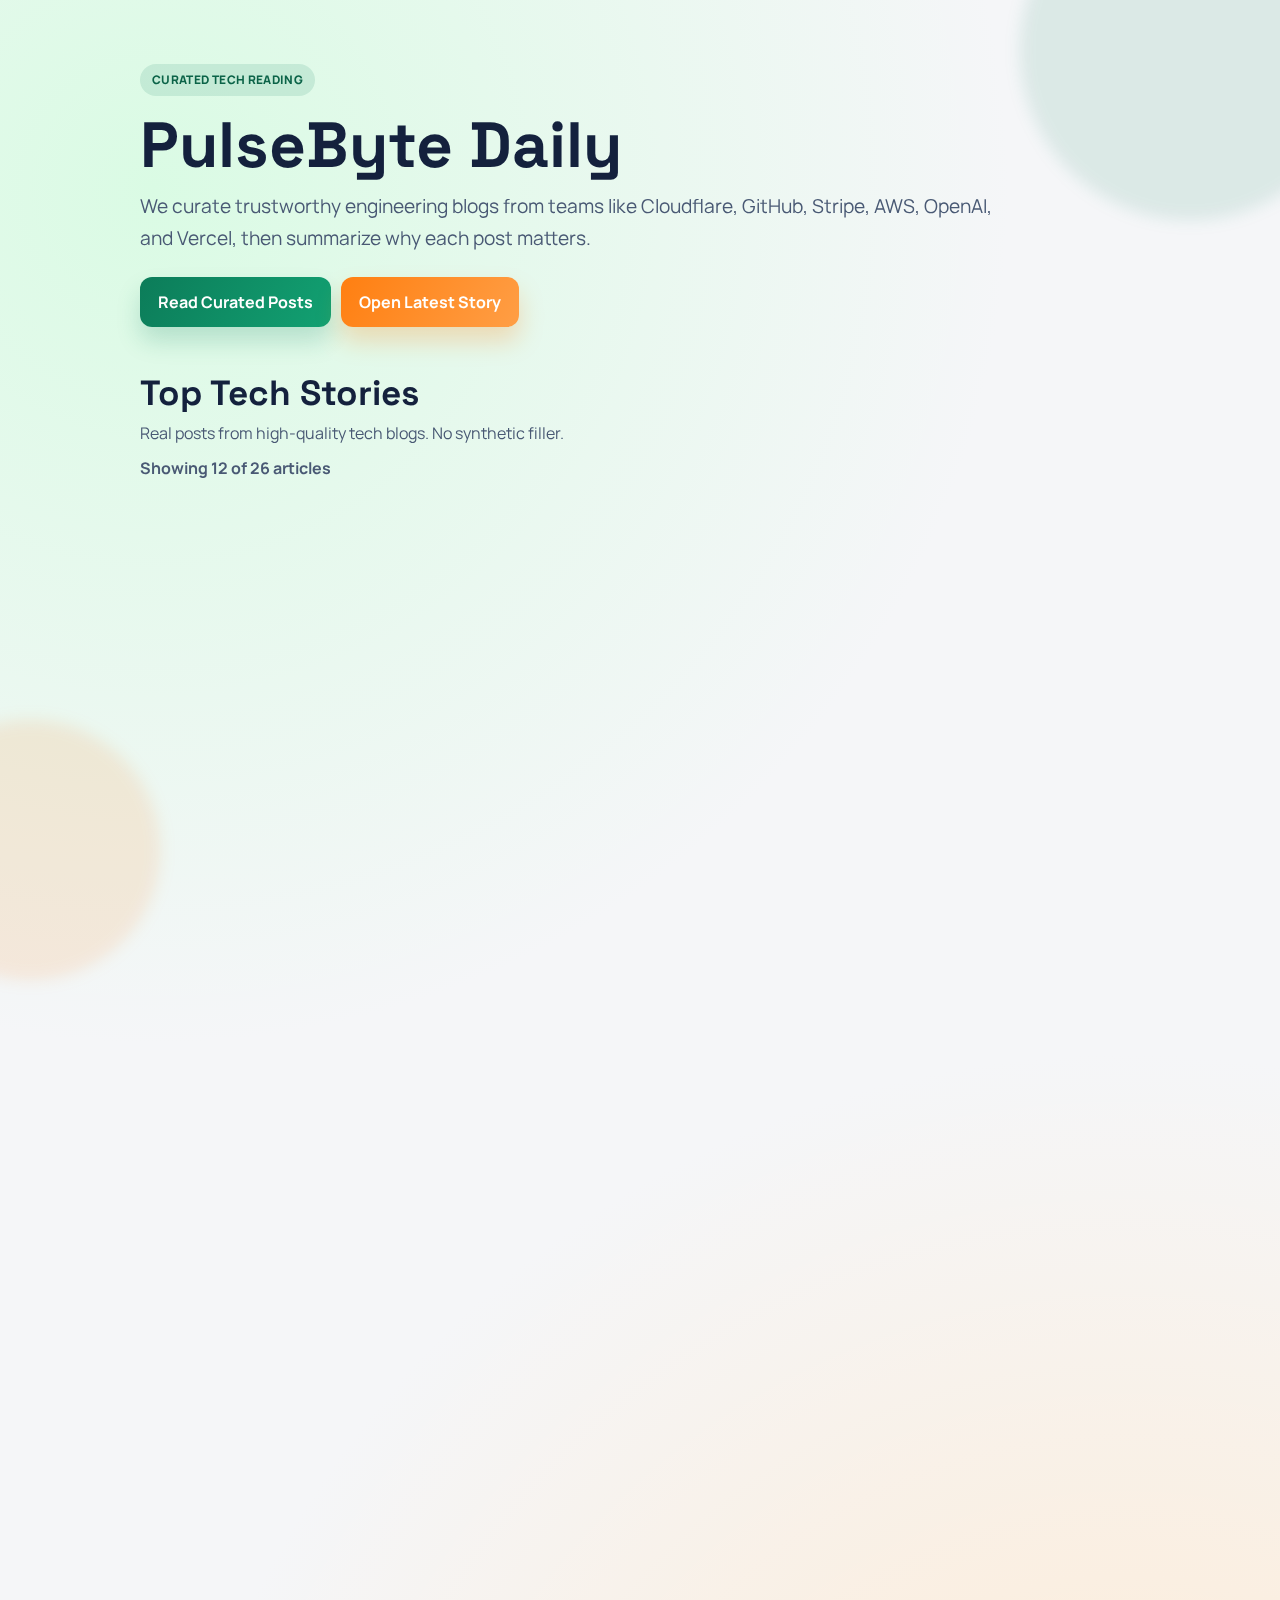
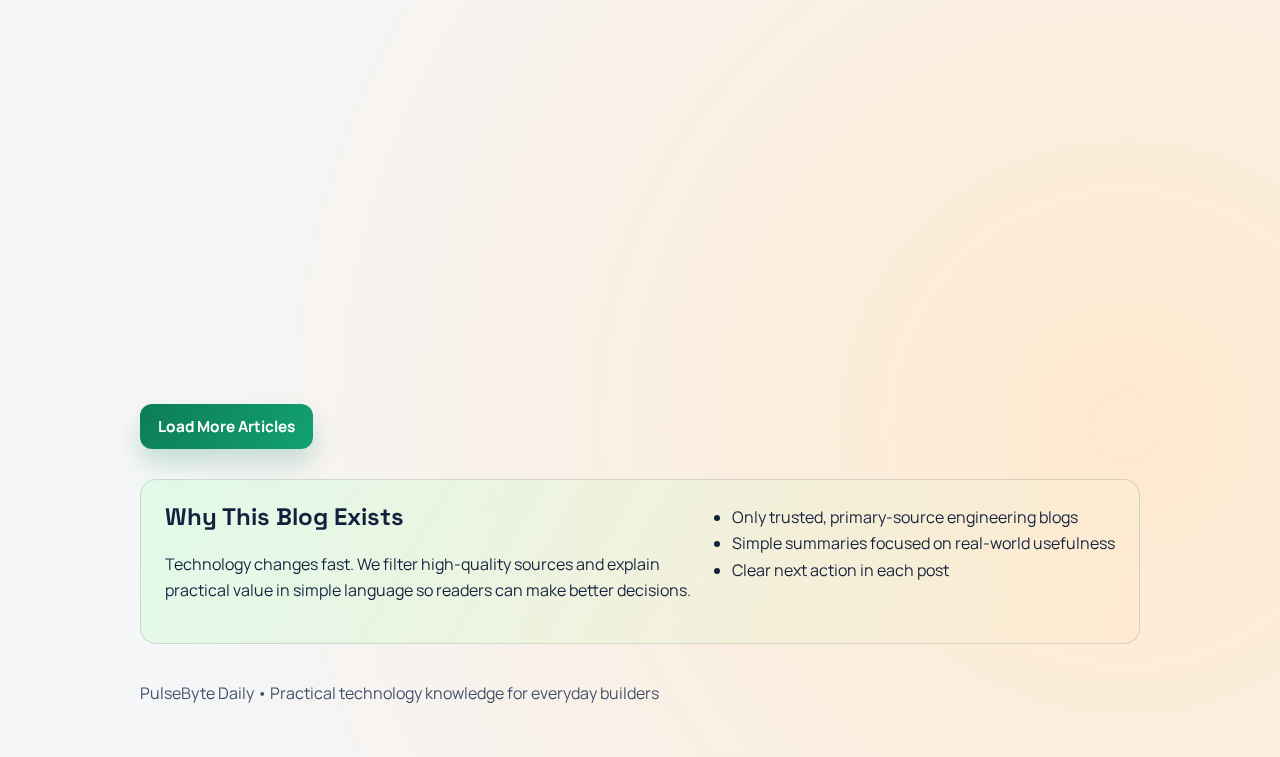
<file: index.html>
<!doctype html>
<html lang="en">
  <head>
    <meta charset="UTF-8" />
    <meta name="viewport" content="width=device-width, initial-scale=1.0" />
    <title>PulseByte Daily | Tech Made Simple</title>
    <meta
      name="description"
      content="PulseByte Daily curates high-quality tech blogs from trusted engineering teams and explains why they matter."
    />
    <meta name="robots" content="index, follow" />
    <meta property="og:type" content="website" />
    <meta property="og:title" content="PulseByte Daily | Tech Made Simple" />
    <meta
      property="og:description"
      content="Curated, high-quality tech blogs with practical takeaways in simple language."
    />
    <meta property="og:url" content="https://rohitgarg200.github.io/PulseByte/" />
    <meta property="og:site_name" content="PulseByte Daily" />
    <meta property="twitter:card" content="summary_large_image" />
    <meta property="twitter:title" content="PulseByte Daily | Tech Made Simple" />
    <meta
      property="twitter:description"
      content="Daily tech updates made clear, practical, and socially useful."
    />
    <link rel="canonical" href="https://rohitgarg200.github.io/PulseByte/" />
    <link rel="icon" type="image/svg+xml" href="favicon.svg" />
    <link rel="alternate" type="application/rss+xml" title="PulseByte Daily RSS" href="feed.xml" />
    <link rel="preconnect" href="https://fonts.googleapis.com" />
    <link rel="preconnect" href="https://fonts.gstatic.com" crossorigin />
    <link
      href="https://fonts.googleapis.com/css2?family=Manrope:wght@400;600;700;800&family=Space+Grotesk:wght@500;700&display=swap"
      rel="stylesheet"
    />
    <link rel="stylesheet" href="styles.css" />
    <script type="application/ld+json">
      {
        "@context": "https://schema.org",
        "@type": "WebSite",
        "name": "PulseByte Daily",
        "url": "https://rohitgarg200.github.io/PulseByte/",
        "description": "Curated daily tech articles with social impact and practical value."
      }
    </script>
  </head>
  <body>
    <div class="bg-shape bg-shape-a" aria-hidden="true"></div>
    <div class="bg-shape bg-shape-b" aria-hidden="true"></div>

    <header class="hero">
      <p class="tag">Curated Tech Reading</p>
      <h1>PulseByte Daily</h1>
      <p class="subtitle">
        We curate trustworthy engineering blogs from teams like Cloudflare, GitHub, Stripe, AWS, OpenAI, and Vercel, then summarize why each post matters.
      </p>
      <div class="hero-cta-row">
        <a class="cta" href="#today">Read Curated Posts</a>
        <a class="cta cta-alt" href="post.html">Open Latest Story</a>
      </div>
    </header>

    <main>
      <section class="section" id="today">
        <div class="section-head">
          <h2>Top Tech Stories</h2>
          <p>Real posts from high-quality tech blogs. No synthetic filler.</p>
          <p class="count" id="postCount"></p>
        </div>
        <div class="articles" id="articles"></div>
        <div class="controls">
          <button id="loadMoreBtn" class="cta" type="button">Load More Articles</button>
        </div>
      </section>

      <section class="section value">
        <div>
          <h2>Why This Blog Exists</h2>
          <p>
            Technology changes fast. We filter high-quality sources and explain practical value in simple language so readers can make better decisions.
          </p>
        </div>
        <ul>
          <li>Only trusted, primary-source engineering blogs</li>
          <li>Simple summaries focused on real-world usefulness</li>
          <li>Clear next action in each post</li>
        </ul>
      </section>
    </main>

    <footer>
      <p>PulseByte Daily • Practical technology knowledge for everyday builders</p>
    </footer>

    <script src="posts-data.js"></script>
    <script src="script.js"></script>
  </body>
</html>
</file>
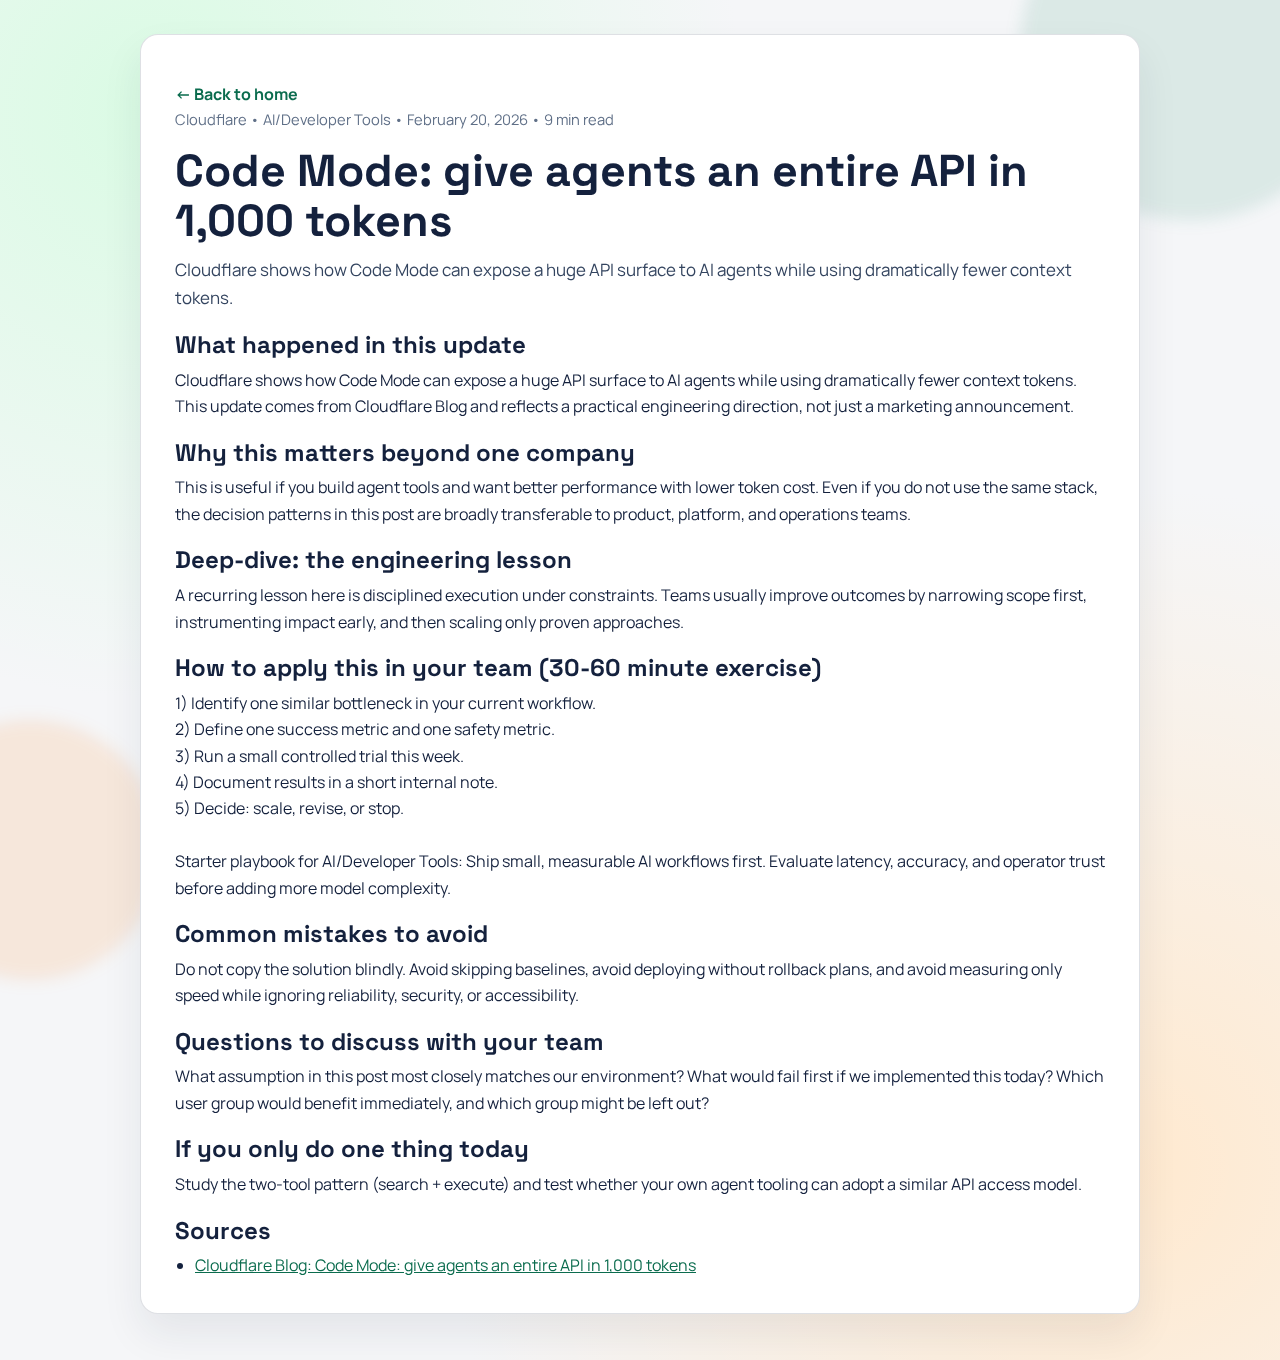
<file: post.html>
<!doctype html>
<html lang="en">
  <head>
    <meta charset="UTF-8" />
    <meta name="viewport" content="width=device-width, initial-scale=1.0" />
    <title>PulseByte Daily | Article</title>
    <meta
      name="description"
      content="Read simple, high-quality daily tech articles from PulseByte Daily."
    />
    <meta name="robots" content="index, follow" />
    <meta property="og:type" content="article" />
    <meta property="og:title" content="PulseByte Daily | Article" id="ogTitle" />
    <meta property="og:description" content="Simple daily tech explainers with social impact." id="ogDescription" />
    <meta property="og:url" content="https://YOUR_GITHUB_USERNAME.github.io/pulsebyte-daily/post.html" id="ogUrl" />
    <meta property="og:site_name" content="PulseByte Daily" />
    <meta property="twitter:card" content="summary_large_image" />
    <meta property="twitter:title" content="PulseByte Daily | Article" id="twTitle" />
    <meta property="twitter:description" content="Simple daily tech explainers with social impact." id="twDescription" />
    <link rel="canonical" href="https://YOUR_GITHUB_USERNAME.github.io/pulsebyte-daily/post.html" id="canonical" />
    <link rel="icon" type="image/svg+xml" href="/favicon.svg" />
    <link rel="preconnect" href="https://fonts.googleapis.com" />
    <link rel="preconnect" href="https://fonts.gstatic.com" crossorigin />
    <link
      href="https://fonts.googleapis.com/css2?family=Manrope:wght@400;600;700;800&family=Space+Grotesk:wght@500;700&display=swap"
      rel="stylesheet"
    />
    <link rel="stylesheet" href="styles.css" />
  </head>
  <body>
    <div class="bg-shape bg-shape-a" aria-hidden="true"></div>
    <div class="bg-shape bg-shape-b" aria-hidden="true"></div>

    <main class="post-layout" id="articleRoot"></main>

    <script src="posts-data.js"></script>
    <script src="post.js"></script>
  </body>
</html>
</file>
<file: styles.css>
:root {
  --bg: #f5f6f8;
  --surface: #ffffff;
  --text: #14213d;
  --muted: #495974;
  --accent: #0c7c59;
  --accent-2: #ff7f11;
  --line: rgba(20, 33, 61, 0.14);
  --shadow: 0 20px 40px rgba(20, 33, 61, 0.08);
}

* {
  box-sizing: border-box;
}

body {
  margin: 0;
  font-family: "Manrope", sans-serif;
  background: radial-gradient(circle at 12% 8%, #dafbe4 0%, transparent 35%),
    radial-gradient(circle at 88% 86%, #ffe9cf 0%, transparent 42%), var(--bg);
  color: var(--text);
  min-height: 100vh;
  line-height: 1.65;
  overflow-x: hidden;
}

.bg-shape {
  position: fixed;
  z-index: -1;
  border-radius: 999px;
  filter: blur(8px);
}

.bg-shape-a {
  width: 340px;
  height: 340px;
  background: rgba(12, 124, 89, 0.11);
  top: -120px;
  right: -80px;
}

.bg-shape-b {
  width: 260px;
  height: 260px;
  background: rgba(255, 127, 17, 0.12);
  left: -100px;
  bottom: -80px;
}

.hero,
.section,
footer,
.post-layout {
  width: min(1000px, 92vw);
  margin: 0 auto;
}

.hero {
  padding: 64px 0 24px;
  animation: rise 500ms ease both;
}

.tag {
  display: inline-block;
  margin: 0;
  padding: 6px 12px;
  border-radius: 999px;
  background: rgba(12, 124, 89, 0.12);
  color: #0b6348;
  font-weight: 800;
  letter-spacing: 0.03em;
  text-transform: uppercase;
  font-size: 0.74rem;
}

h1,
h2,
h3 {
  font-family: "Space Grotesk", sans-serif;
  line-height: 1.12;
}

h1 {
  margin: 14px 0 10px;
  font-size: clamp(2rem, 6vw, 4rem);
}

.subtitle {
  margin: 0;
  max-width: 72ch;
  color: var(--muted);
  font-size: clamp(1rem, 1.8vw, 1.2rem);
}

.hero-cta-row {
  display: flex;
  flex-wrap: wrap;
  gap: 10px;
  margin-top: 22px;
}

.cta {
  display: inline-block;
  padding: 12px 18px;
  border-radius: 12px;
  text-decoration: none;
  color: #fff;
  background: linear-gradient(120deg, var(--accent), #12a172);
  font-weight: 700;
  transition: transform 160ms ease;
  box-shadow: 0 14px 24px rgba(12, 124, 89, 0.2);
}

.cta:hover {
  transform: translateY(-2px);
}

.cta-alt {
  background: linear-gradient(120deg, #ff7f11, #ff9e45);
  box-shadow: 0 14px 24px rgba(255, 127, 17, 0.25);
}

.section {
  padding: 22px 0;
}

.section-head {
  margin-bottom: 18px;
}

.section-head h2 {
  margin: 0;
  font-size: clamp(1.6rem, 2.8vw, 2.2rem);
}

.section-head p {
  margin: 8px 0 0;
  color: var(--muted);
}

.count {
  font-weight: 700;
  color: #0b6348;
}

.articles {
  display: grid;
  grid-template-columns: repeat(2, minmax(0, 1fr));
  gap: 16px;
}

.card {
  background: var(--surface);
  border: 1px solid var(--line);
  border-radius: 16px;
  padding: 20px;
  box-shadow: var(--shadow);
  transform: translateY(10px);
  opacity: 0;
  animation: reveal 520ms ease forwards;
}

.card h3 {
  margin: 8px 0;
  font-size: 1.25rem;
}

.meta {
  margin: 0;
  color: #5f6f87;
  font-size: 0.92rem;
}

.card p {
  margin: 0;
}

.read-link,
.back-link {
  display: inline-block;
  margin-top: 12px;
  color: #0b6c4e;
  font-weight: 700;
  text-decoration: none;
}

.controls {
  margin-top: 16px;
}

button.cta {
  border: 0;
  cursor: pointer;
  font-family: "Manrope", sans-serif;
  font-size: 0.96rem;
}

.read-link:hover,
.back-link:hover {
  text-decoration: underline;
}

.value {
  margin-top: 8px;
  display: grid;
  grid-template-columns: 1.3fr 1fr;
  gap: 18px;
  background: linear-gradient(120deg, rgba(218, 251, 228, 0.75), rgba(255, 233, 207, 0.7));
  border: 1px solid var(--line);
  border-radius: 16px;
  padding: 24px;
}

.value h2 {
  margin-top: 0;
}

.value ul {
  margin: 0;
  padding-left: 22px;
}

.post-layout {
  padding: 34px 0 46px;
}

.post-card {
  background: var(--surface);
  border: 1px solid var(--line);
  border-radius: 18px;
  padding: clamp(20px, 3.5vw, 34px);
  box-shadow: var(--shadow);
}

.post-card h1 {
  font-size: clamp(1.8rem, 4vw, 2.8rem);
}

.post-summary {
  margin-top: 10px;
  color: #33445f;
  font-size: 1.06rem;
}

.post-section {
  margin-top: 20px;
}

.post-section h2 {
  margin-bottom: 8px;
}

.post-section p {
  margin: 0;
}

.sources-list {
  margin: 0;
  padding-left: 20px;
}

.sources-list a {
  color: #0b6c4e;
}

footer {
  padding: 20px 0 34px;
  color: #43526b;
}

@keyframes rise {
  from {
    opacity: 0;
    transform: translateY(12px);
  }

  to {
    opacity: 1;
    transform: translateY(0);
  }
}

@keyframes reveal {
  to {
    transform: translateY(0);
    opacity: 1;
  }
}

@media (max-width: 800px) {
  .articles,
  .value {
    grid-template-columns: 1fr;
  }

  .hero {
    padding-top: 40px;
  }
}
</file>
